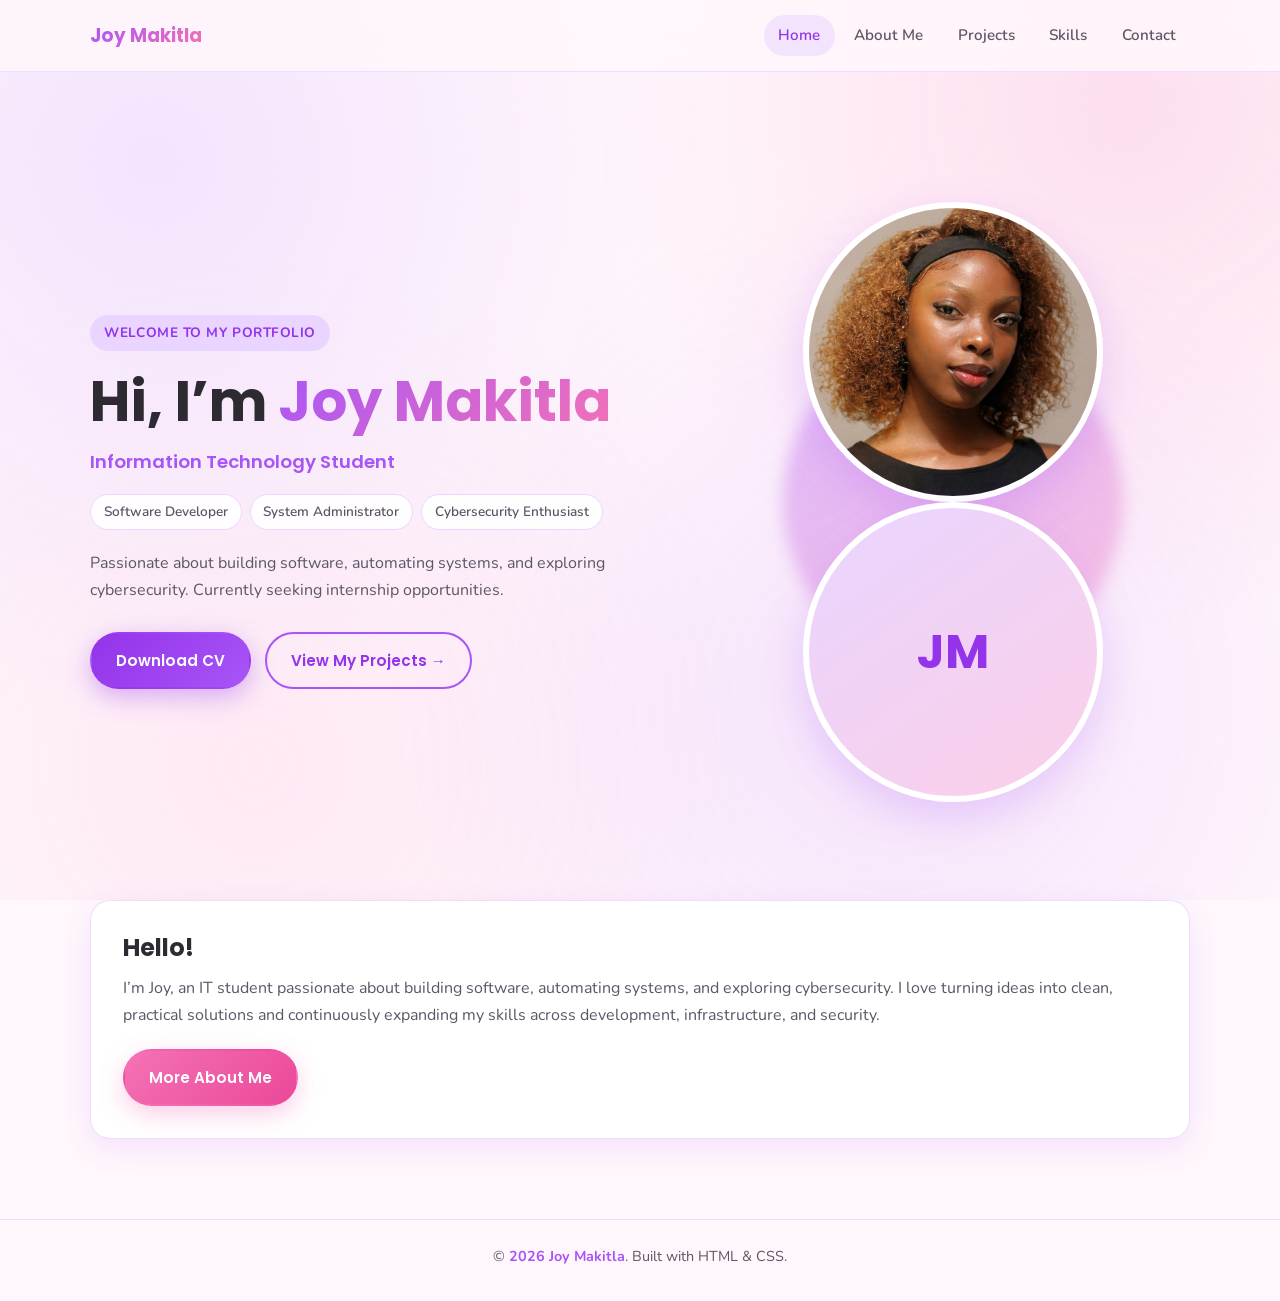
<file: index.html>
<!DOCTYPE html>
<html lang="en">
<head>
  <meta charset="UTF-8" />
  <meta name="viewport" content="width=device-width, initial-scale=1.0" />
  <title>Joy Makitla | Portfolio</title>
  <meta name="description" content="Portfolio of Joy Makitla — IT student, software developer, system administrator, and cybersecurity enthusiast." />
  <link rel="stylesheet" href="css/style.css" />
</head>
<body>
  <header class="navbar">
    <div class="container nav-inner">
      <a class="logo" href="index.html">Joy Makitla</a>
      <button class="nav-toggle" aria-label="Toggle menu" aria-expanded="false">
        <span></span><span></span><span></span>
      </button>
      <nav class="nav-links" id="navLinks">
        <a class="active" href="index.html">Home</a>
        <a href="about.html">About Me</a>
        <a href="projects.html">Projects</a>
        <a href="skills.html">Skills</a>
        <a href="contact.html">Contact</a>
      </nav>
    </div>
  </header>

  <main class="page">
    <section class="container hero">
      <div>
        <p class="hero-badge">Welcome to my portfolio</p>
        <h1>Hi, I’m <span>Joy Makitla</span></h1>
        <p class="hero-role">Information Technology Student</p>
        <div class="hero-tags">
          <span class="tag">Software Developer</span>
          <span class="tag">System Administrator</span>
          <span class="tag">Cybersecurity Enthusiast</span>
        </div>
        <p class="hero-text">
          Passionate about building software, automating systems, and exploring cybersecurity.
          Currently seeking internship opportunities.
        </p>
        <div class="btn-group">
          <a class="btn btn-primary" href="assets/Joy-Makitla-CV.pdf" download>Download CV</a>
          <a class="btn btn-outline" href="projects.html">View My Projects →</a>
        </div>
      </div>

      <div class="hero-visual">
        <div class="hero-ring" aria-hidden="true"></div>
        <img class="hero-photo" src="images/profile.jpeg" alt="Joy Makitla" />
        <div class="hero-photo-fallback" aria-label="Profile placeholder">JM</div>
      </div>
    </section>

    <section class="container">
      <div class="card intro-card">
        <h2>Hello!</h2>
        <p>
          I’m Joy, an IT student passionate about building software, automating systems,
          and exploring cybersecurity. I love turning ideas into clean, practical solutions
          and continuously expanding my skills across development, infrastructure, and security.
        </p>
        <a class="btn btn-pink" href="about.html">More About Me</a>
      </div>
    </section>
  </main>

  <footer class="footer">
    <div class="container">
      © <span id="year"></span> <span>Joy Makitla</span>. Built with HTML &amp; CSS.
    </div>
  </footer>

  <script>
    document.getElementById('year').textContent = new Date().getFullYear();
    const toggle = document.querySelector('.nav-toggle');
    const links = document.getElementById('navLinks');
    toggle.addEventListener('click', () => {
      const open = links.classList.toggle('open');
      toggle.setAttribute('aria-expanded', open);
    });
  </script>
</body>
</html>
</file>
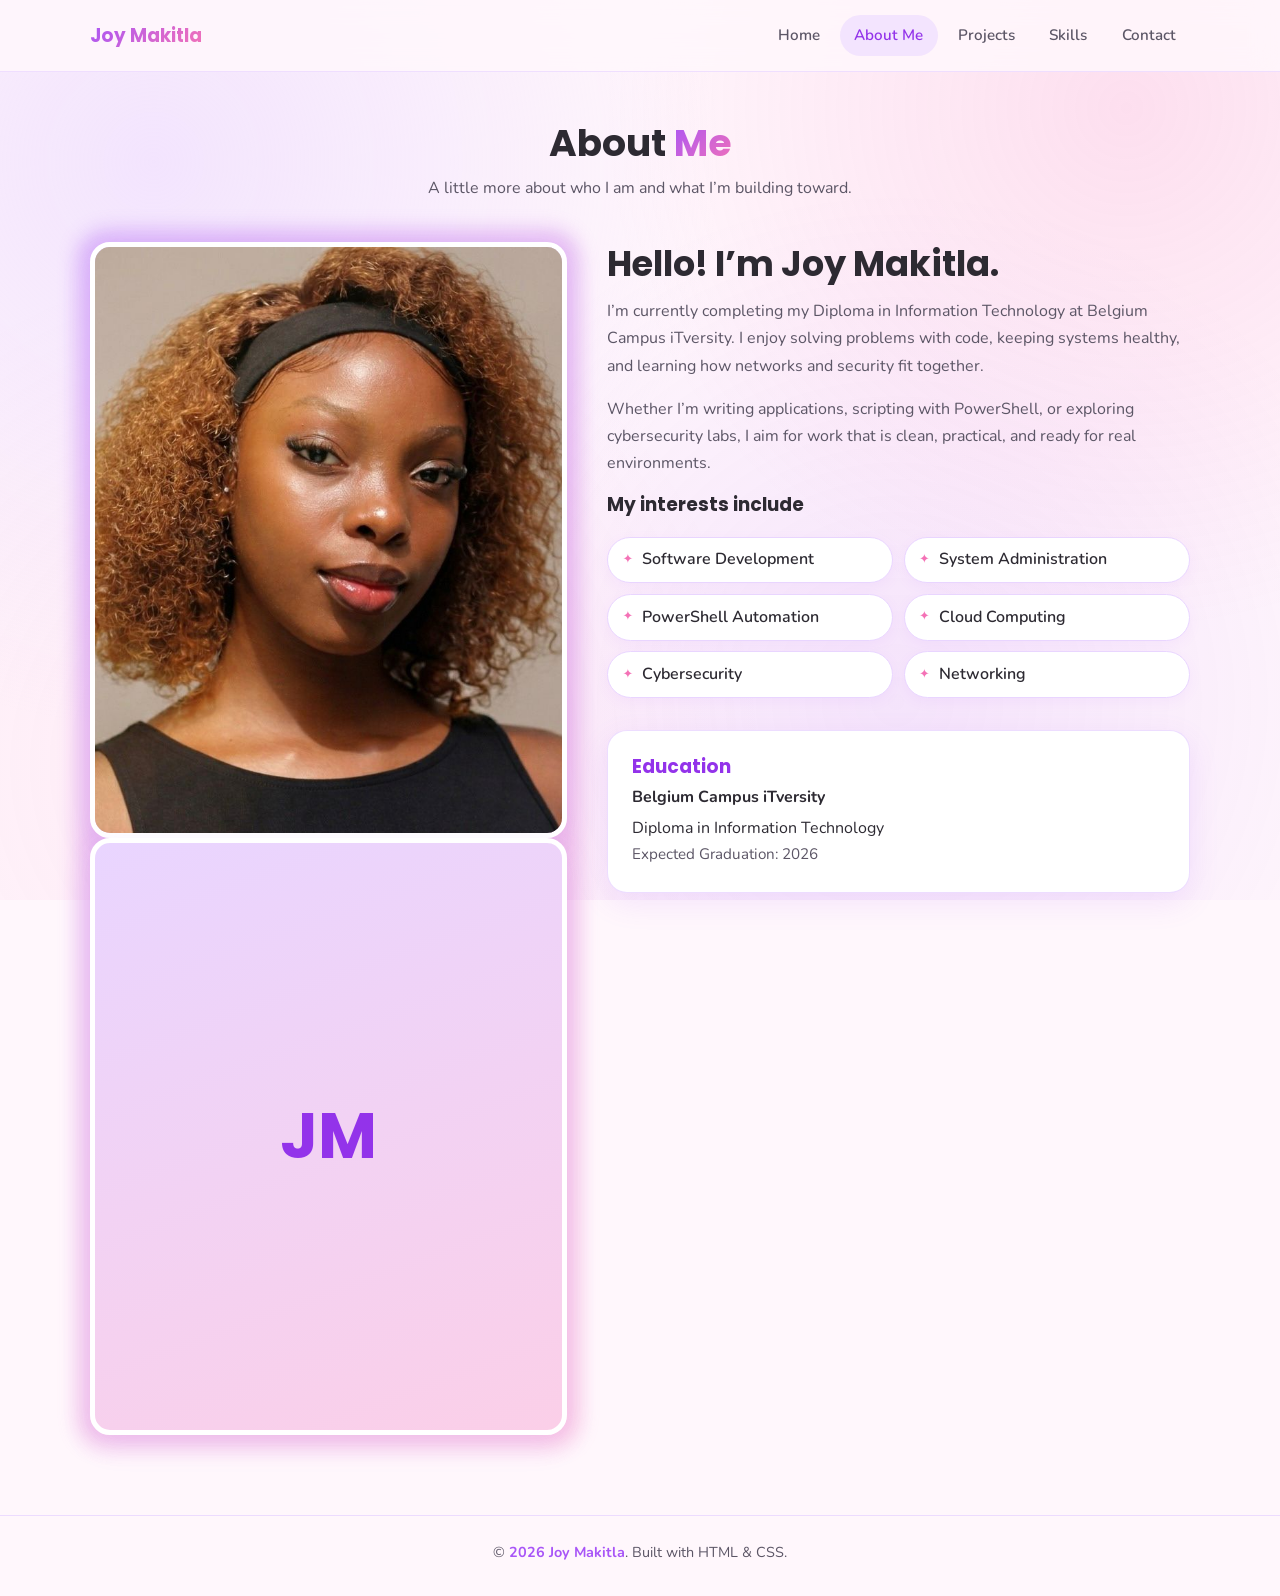
<file: about.html>
<!DOCTYPE html>
<html lang="en">
<head>
  <meta charset="UTF-8" />
  <meta name="viewport" content="width=device-width, initial-scale=1.0" />
  <title>About Me | Joy Makitla</title>
  <link rel="stylesheet" href="css/style.css" />
</head>
<body>
  <header class="navbar">
    <div class="container nav-inner">
      <a class="logo" href="index.html">Joy Makitla</a>
      <button class="nav-toggle" aria-label="Toggle menu" aria-expanded="false">
        <span></span><span></span><span></span>
      </button>
      <nav class="nav-links" id="navLinks">
        <a href="index.html">Home</a>
        <a class="active" href="about.html">About Me</a>
        <a href="projects.html">Projects</a>
        <a href="skills.html">Skills</a>
        <a href="contact.html">Contact</a>
      </nav>
    </div>
  </header>

  <main class="page">
    <div class="container">
      <h1 class="section-title">About <span>Me</span></h1>
      <p class="section-sub">A little more about who I am and what I’m building toward.</p>

      <div class="about-grid">
        <div class="about-photo-wrap">
          <img class="about-photo" src="images/profile.jpeg" alt="Joy Makitla" />
          <div class="about-photo-fallback" aria-label="Profile placeholder">JM</div>
        </div>

        <div class="about-content">
          <h2>Hello! I’m Joy Makitla.</h2>
          <p>
            I’m currently completing my Diploma in Information Technology at
            Belgium Campus iTversity. I enjoy solving problems with code, keeping
            systems healthy, and learning how networks and security fit together.
          </p>
          <p>
            Whether I’m writing applications, scripting with PowerShell, or exploring
            cybersecurity labs, I aim for work that is clean, practical, and ready for real environments.
          </p>

          <h3 style="margin-bottom: 0.75rem;">My interests include</h3>
          <ul class="interest-list">
            <li>Software Development</li>
            <li>System Administration</li>
            <li>PowerShell Automation</li>
            <li>Cloud Computing</li>
            <li>Cybersecurity</li>
            <li>Networking</li>
          </ul>

          <div class="card edu-card">
            <h3>Education</h3>
            <p class="school">Belgium Campus iTversity</p>
            <p>Diploma in Information Technology</p>
            <p class="meta">Expected Graduation: 2026</p>
          </div>
        </div>
      </div>
    </div>
  </main>

  <footer class="footer">
    <div class="container">
      © <span id="year"></span> <span>Joy Makitla</span>. Built with HTML &amp; CSS.
    </div>
  </footer>

  <script>
    document.getElementById('year').textContent = new Date().getFullYear();
    const toggle = document.querySelector('.nav-toggle');
    const links = document.getElementById('navLinks');
    toggle.addEventListener('click', () => {
      const open = links.classList.toggle('open');
      toggle.setAttribute('aria-expanded', open);
    });
  </script>
</body>
</html>
</file>
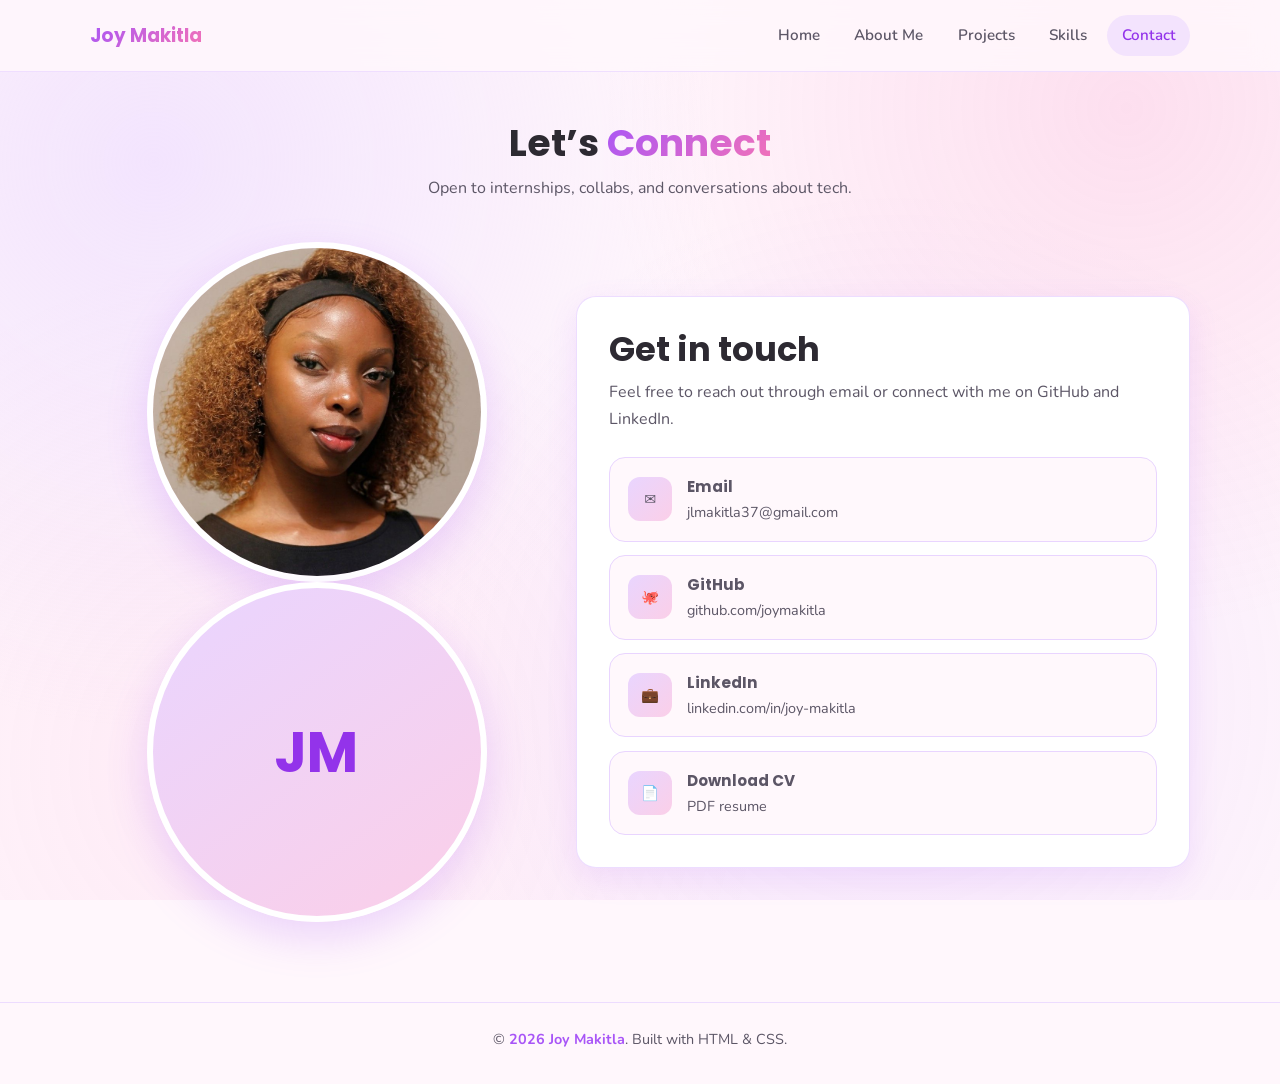
<file: contact.html>
<!DOCTYPE html>
<html lang="en">
<head>
  <meta charset="UTF-8" />
  <meta name="viewport" content="width=device-width, initial-scale=1.0" />
  <title>Contact | Joy Makitla</title>
  <link rel="stylesheet" href="css/style.css" />
</head>
<body>
  <header class="navbar">
    <div class="container nav-inner">
      <a class="logo" href="index.html">Joy Makitla</a>
      <button class="nav-toggle" aria-label="Toggle menu" aria-expanded="false">
        <span></span><span></span><span></span>
      </button>
      <nav class="nav-links" id="navLinks">
        <a href="index.html">Home</a>
        <a href="about.html">About Me</a>
        <a href="projects.html">Projects</a>
        <a href="skills.html">Skills</a>
        <a class="active" href="contact.html">Contact</a>
      </nav>
    </div>
  </header>

  <main class="page">
    <div class="container">
      <h1 class="section-title">Let’s <span>Connect</span></h1>
      <p class="section-sub">Open to internships, collabs, and conversations about tech.</p>

      <div class="contact-wrap">
        <div>
          <img class="contact-photo" src="images/profile.jpeg" alt="Joy Makitla" />
          <div class="contact-photo-fallback" aria-label="Profile placeholder">JM</div>
        </div>

        <div class="card contact-panel">
          <h2>Get in touch</h2>
          <p>Feel free to reach out through email or connect with me on GitHub and LinkedIn.</p>

          <div class="contact-links">
            <a class="contact-link" href="mailto:jlmakitla37@gmail.com">
              <span class="contact-icon">✉️</span>
              <span>
                <strong>Email</strong>
                <span>jlmakitla37@gmail.com</span>
              </span>
            </a>

            <a class="contact-link" href="https://github.com/joymakitla" target="_blank" rel="noopener">
              <span class="contact-icon">🐙</span>
              <span>
                <strong>GitHub</strong>
                <span>github.com/joymakitla</span>
              </span>
            </a>

            <a class="contact-link" href="https://www.linkedin.com/in/joy-makitla" target="_blank" rel="noopener">
              <span class="contact-icon">💼</span>
              <span>
                <strong>LinkedIn</strong>
                <span>linkedin.com/in/joy-makitla</span>
              </span>
            </a>

            <a class="contact-link" href="assets/Joy-Makitla-CV.pdf" download>
              <span class="contact-icon">📄</span>
              <span>
                <strong>Download CV</strong>
                <span>PDF resume</span>
              </span>
            </a>
          </div>
        </div>
      </div>
    </div>
  </main>

  <footer class="footer">
    <div class="container">
      © <span id="year"></span> <span>Joy Makitla</span>. Built with HTML &amp; CSS.
    </div>
  </footer>

  <script>
    document.getElementById('year').textContent = new Date().getFullYear();
    const toggle = document.querySelector('.nav-toggle');
    const links = document.getElementById('navLinks');
    toggle.addEventListener('click', () => {
      const open = links.classList.toggle('open');
      toggle.setAttribute('aria-expanded', open);
    });
  </script>
</body>
</html>
</file>
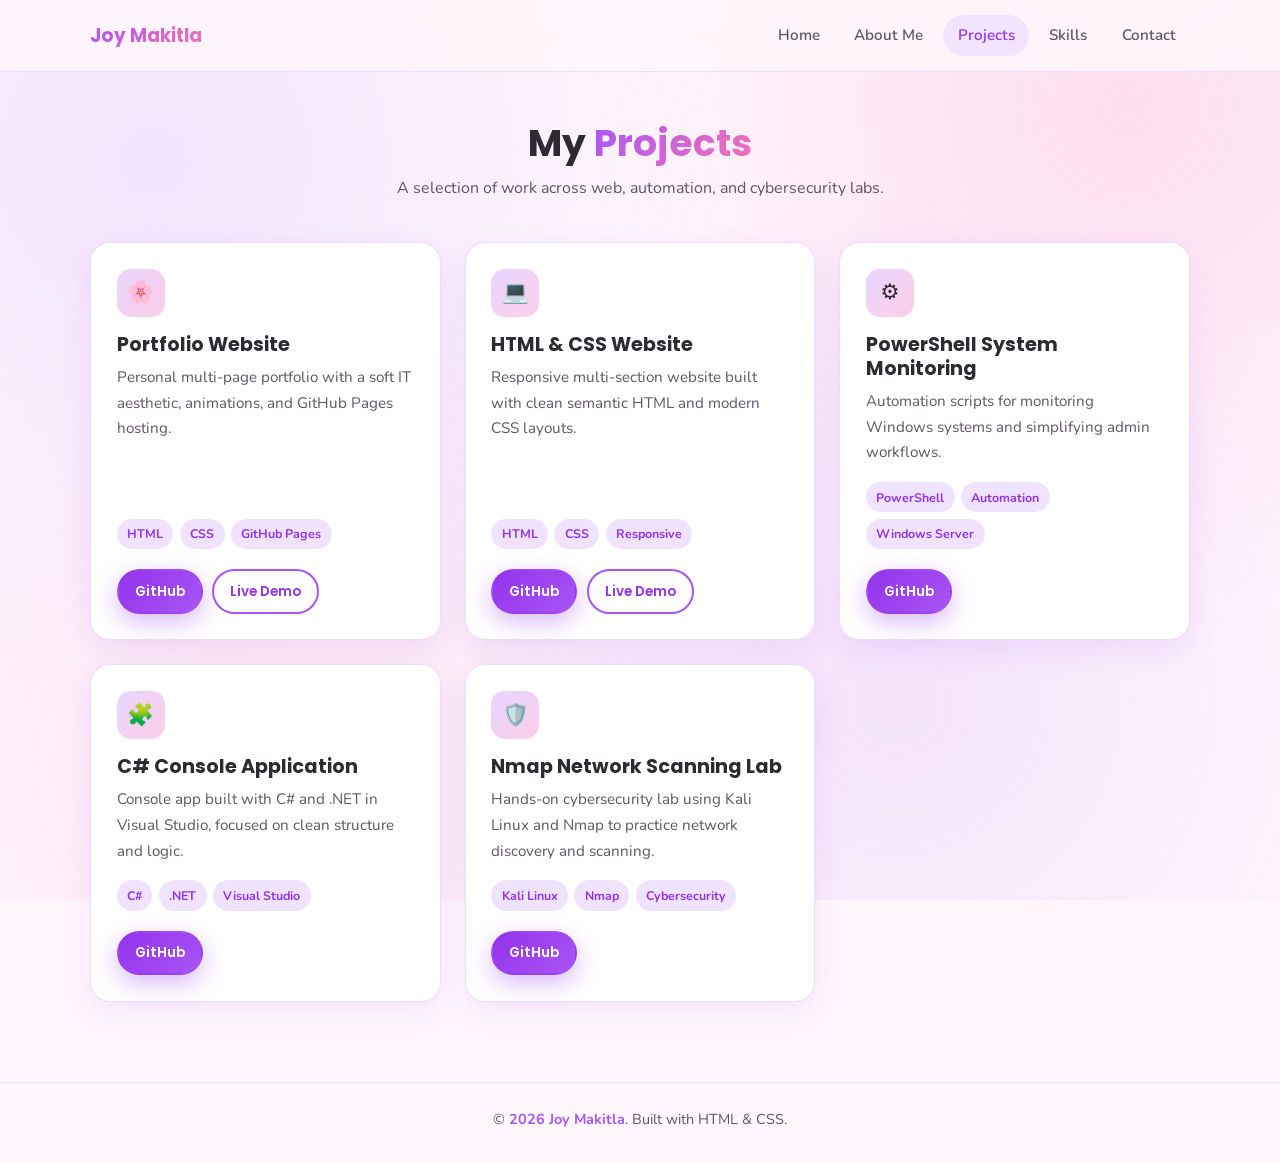
<file: projects.html>
<!DOCTYPE html>
<html lang="en">
<head>
  <meta charset="UTF-8" />
  <meta name="viewport" content="width=device-width, initial-scale=1.0" />
  <title>Projects | Joy Makitla</title>
  <link rel="stylesheet" href="css/style.css" />
</head>
<body>
  <header class="navbar">
    <div class="container nav-inner">
      <a class="logo" href="index.html">Joy Makitla</a>
      <button class="nav-toggle" aria-label="Toggle menu" aria-expanded="false">
        <span></span><span></span><span></span>
      </button>
      <nav class="nav-links" id="navLinks">
        <a href="index.html">Home</a>
        <a href="about.html">About Me</a>
        <a class="active" href="projects.html">Projects</a>
        <a href="skills.html">Skills</a>
        <a href="contact.html">Contact</a>
      </nav>
    </div>
  </header>

  <main class="page">
    <div class="container">
      <h1 class="section-title">My <span>Projects</span></h1>
      <p class="section-sub">A selection of work across web, automation, and cybersecurity labs.</p>

      <div class="projects-grid">
        <article class="card project-card">
          <div class="project-icon">🌸</div>
          <h3>Portfolio Website</h3>
          <p>Personal multi-page portfolio with a soft IT aesthetic, animations, and GitHub Pages hosting.</p>
          <div class="tech-row">
            <span class="tech">HTML</span>
            <span class="tech">CSS</span>
            <span class="tech">GitHub Pages</span>
          </div>
          <div class="project-actions">
            <a class="btn btn-primary" href="https://github.com/joymakitla/Joy-Portfolio" target="_blank" rel="noopener">GitHub</a>
            <a class="btn btn-outline" href="index.html">Live Demo</a>
          </div>
        </article>

        <article class="card project-card">
          <div class="project-icon">💻</div>
          <h3>HTML &amp; CSS Website</h3>
          <p>Responsive multi-section website built with clean semantic HTML and modern CSS layouts.</p>
          <div class="tech-row">
            <span class="tech">HTML</span>
            <span class="tech">CSS</span>
            <span class="tech">Responsive</span>
          </div>
          <div class="project-actions">
            <a class="btn btn-primary" href="https://github.com/joymakitla/Web-Development-Project" target="_blank" rel="noopener">GitHub</a>
            <a class="btn btn-outline" href="https://joymakitla.github.io/Web-Development-Project/" target="_blank" rel="noopener">Live Demo</a>
          </div>
        </article>

        <article class="card project-card">
          <div class="project-icon">⚙️</div>
          <h3>PowerShell System Monitoring</h3>
          <p>Automation scripts for monitoring Windows systems and simplifying admin workflows.</p>
          <div class="tech-row">
            <span class="tech">PowerShell</span>
            <span class="tech">Automation</span>
            <span class="tech">Windows Server</span>
          </div>
          <div class="project-actions">
            <a class="btn btn-primary" href="https://github.com/joymakitla/" target="_blank" rel="noopener">GitHub</a>
          </div>
        </article>

        <article class="card project-card">
          <div class="project-icon">🧩</div>
          <h3>C# Console Application</h3>
          <p>Console app built with C# and .NET in Visual Studio, focused on clean structure and logic.</p>
          <div class="tech-row">
            <span class="tech">C#</span>
            <span class="tech">.NET</span>
            <span class="tech">Visual Studio</span>
          </div>
          <div class="project-actions">
            <a class="btn btn-primary" href="https://github.com/joymakitla/csharp-console-app" target="_blank" rel="noopener">GitHub</a>
          </div>
        </article>

        <article class="card project-card">
          <div class="project-icon">🛡️</div>
          <h3>Nmap Network Scanning Lab</h3>
          <p>Hands-on cybersecurity lab using Kali Linux and Nmap to practice network discovery and scanning.</p>
          <div class="tech-row">
            <span class="tech">Kali Linux</span>
            <span class="tech">Nmap</span>
            <span class="tech">Cybersecurity</span>
          </div>
          <div class="project-actions">
            <a class="btn btn-primary" href="https://github.com/joymakitla/nmap-network-scanning-lab" target="_blank" rel="noopener">GitHub</a>
          </div>
        </article>
      </div>
    </div>
  </main>

  <footer class="footer">
    <div class="container">
      © <span id="year"></span> <span>Joy Makitla</span>. Built with HTML &amp; CSS.
    </div>
  </footer>

  <script>
    document.getElementById('year').textContent = new Date().getFullYear();
    const toggle = document.querySelector('.nav-toggle');
    const links = document.getElementById('navLinks');
    toggle.addEventListener('click', () => {
      const open = links.classList.toggle('open');
      toggle.setAttribute('aria-expanded', open);
    });
  </script>
</body>
</html>
</file>
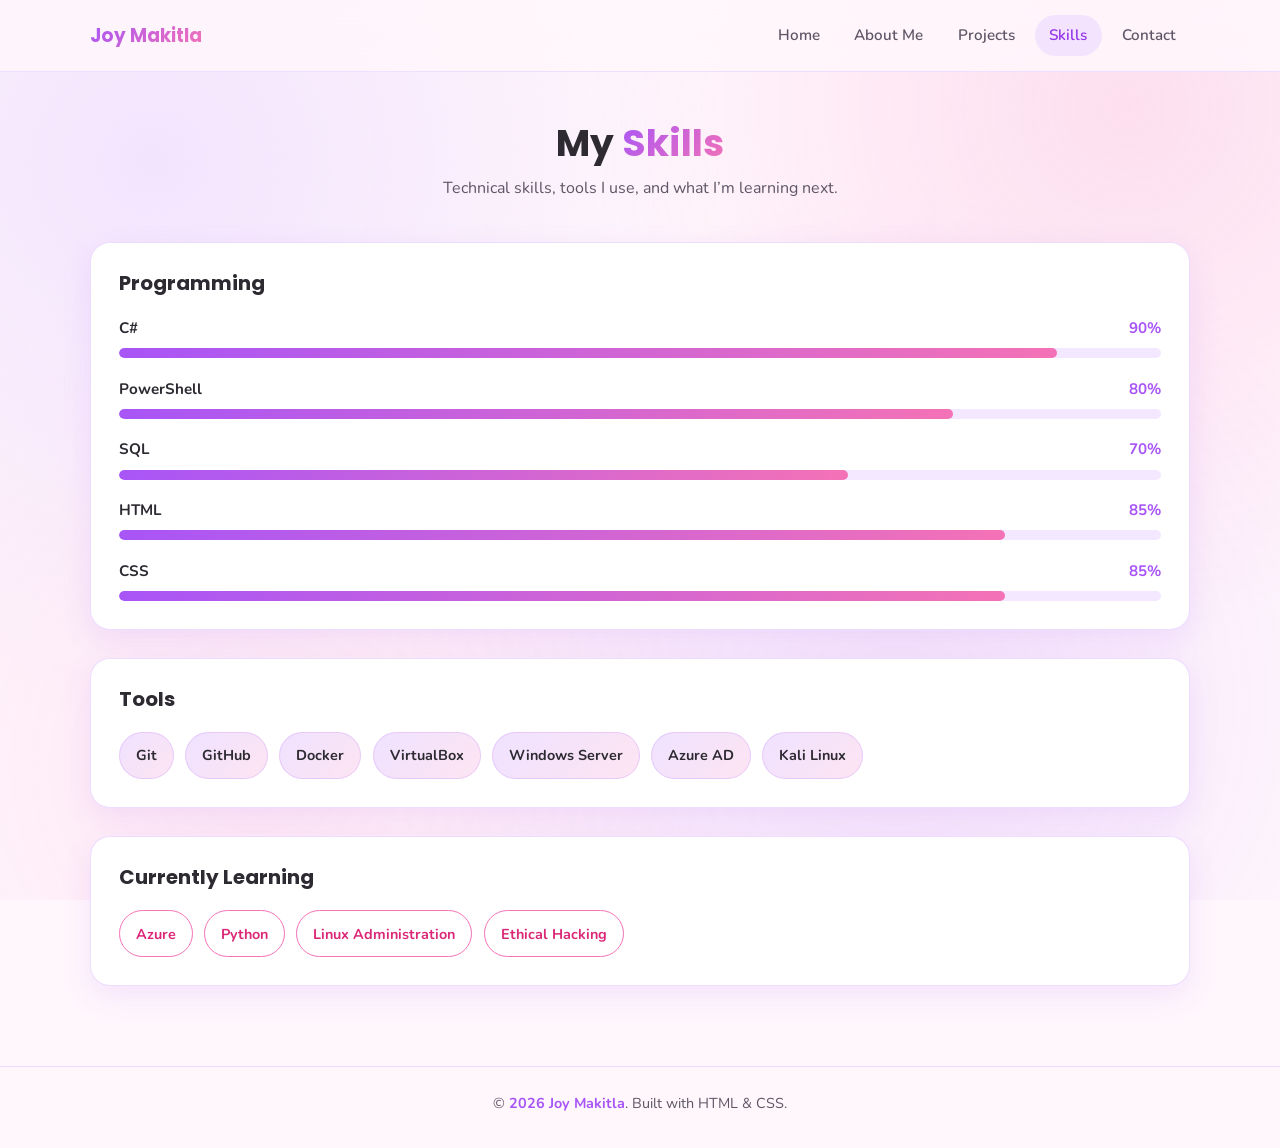
<file: skills.html>
<!DOCTYPE html>
<html lang="en">
<head>
  <meta charset="UTF-8" />
  <meta name="viewport" content="width=device-width, initial-scale=1.0" />
  <title>Skills | Joy Makitla</title>
  <link rel="stylesheet" href="css/style.css" />
</head>
<body>
  <header class="navbar">
    <div class="container nav-inner">
      <a class="logo" href="index.html">Joy Makitla</a>
      <button class="nav-toggle" aria-label="Toggle menu" aria-expanded="false">
        <span></span><span></span><span></span>
      </button>
      <nav class="nav-links" id="navLinks">
        <a href="index.html">Home</a>
        <a href="about.html">About Me</a>
        <a href="projects.html">Projects</a>
        <a class="active" href="skills.html">Skills</a>
        <a href="contact.html">Contact</a>
      </nav>
    </div>
  </header>

  <main class="page">
    <div class="container">
      <h1 class="section-title">My <span>Skills</span></h1>
      <p class="section-sub">Technical skills, tools I use, and what I’m learning next.</p>

      <div class="skills-layout">
        <section class="card skills-panel">
          <h3>Programming</h3>

          <div class="skill-item">
            <div class="skill-top"><span>C#</span><span>90%</span></div>
            <div class="bar"><i style="--level: 90%"></i></div>
          </div>

          <div class="skill-item">
            <div class="skill-top"><span>PowerShell</span><span>80%</span></div>
            <div class="bar"><i style="--level: 80%"></i></div>
          </div>

          <div class="skill-item">
            <div class="skill-top"><span>SQL</span><span>70%</span></div>
            <div class="bar"><i style="--level: 70%"></i></div>
          </div>

          <div class="skill-item">
            <div class="skill-top"><span>HTML</span><span>85%</span></div>
            <div class="bar"><i style="--level: 85%"></i></div>
          </div>

          <div class="skill-item">
            <div class="skill-top"><span>CSS</span><span>85%</span></div>
            <div class="bar"><i style="--level: 85%"></i></div>
          </div>
        </section>

        <section class="card skills-panel">
          <h3>Tools</h3>
          <div class="tools-grid">
            <span class="chip">Git</span>
            <span class="chip">GitHub</span>
            <span class="chip">Docker</span>
            <span class="chip">VirtualBox</span>
            <span class="chip">Windows Server</span>
            <span class="chip">Azure AD</span>
            <span class="chip">Kali Linux</span>
          </div>
        </section>

        <section class="card skills-panel">
          <h3>Currently Learning</h3>
          <div class="learn-grid">
            <span class="chip learn">Azure</span>
            <span class="chip learn">Python</span>
            <span class="chip learn">Linux Administration</span>
            <span class="chip learn">Ethical Hacking</span>
          </div>
        </section>
      </div>
    </div>
  </main>

  <footer class="footer">
    <div class="container">
      © <span id="year"></span> <span>Joy Makitla</span>. Built with HTML &amp; CSS.
    </div>
  </footer>

  <script>
    document.getElementById('year').textContent = new Date().getFullYear();
    const toggle = document.querySelector('.nav-toggle');
    const links = document.getElementById('navLinks');
    toggle.addEventListener('click', () => {
      const open = links.classList.toggle('open');
      toggle.setAttribute('aria-expanded', open);
    });
  </script>
</body>
</html>
</file>
<file: css/style.css>
/* ============================================
             Joy Makitla Portfolio
   ============================================ */

@import url('https://fonts.googleapis.com/css2?family=Nunito:wght@400;500;600;700&family=Poppins:wght@500;600;700;800&display=swap');

:root {
  --bg: #FFF7FC;
  --main-purple: #A855F7;
  --light-purple: #E9D5FF;
  --pink: #F472B6;
  --white: #FFFFFF;
  --text: #2D2A32;
  --text-soft: #5C5666;
  --btn: #9333EA;
  --btn-hover: #7E22CE;
  --shadow: 0 10px 30px rgba(168, 85, 247, 0.12);
  --shadow-hover: 0 16px 40px rgba(168, 85, 247, 0.22);
  --radius: 1.25rem;
  --nav-h: 72px;
  --max: 1100px;
  --transition: 0.3s ease;
}

*,
*::before,
*::after {
  box-sizing: border-box;
  margin: 0;
  padding: 0;
}

html {
  scroll-behavior: smooth;
}

body {
  font-family: 'Nunito', system-ui, sans-serif;
  background: var(--bg);
  color: var(--text);
  line-height: 1.7;
  min-height: 100vh;
  overflow-x: hidden;
}

/* Soft sparkle / gradient atmosphere */
body::before {
  content: '';
  position: fixed;
  inset: 0;
  pointer-events: none;
  z-index: -1;
  background:
    radial-gradient(circle at 12% 18%, rgba(233, 213, 255, 0.55) 0%, transparent 42%),
    radial-gradient(circle at 88% 12%, rgba(244, 114, 182, 0.18) 0%, transparent 38%),
    radial-gradient(circle at 70% 78%, rgba(168, 85, 247, 0.12) 0%, transparent 45%),
    radial-gradient(circle at 20% 85%, rgba(244, 114, 182, 0.1) 0%, transparent 40%);
}

img {
  max-width: 100%;
  display: block;
}

a {
  color: inherit;
  text-decoration: none;
}

ul {
  list-style: none;
}

h1, h2, h3, h4 {
  font-family: 'Poppins', system-ui, sans-serif;
  line-height: 1.25;
  font-weight: 700;
}

.container {
  width: min(100% - 2rem, var(--max));
  margin-inline: auto;
}

/* ========== NAV ========== */
.navbar {
  position: sticky;
  top: 0;
  z-index: 1000;
  height: var(--nav-h);
  background: rgba(255, 247, 252, 0.85);
  backdrop-filter: blur(14px);
  border-bottom: 1px solid rgba(233, 213, 255, 0.7);
}

.nav-inner {
  height: 100%;
  display: flex;
  align-items: center;
  justify-content: space-between;
  gap: 1rem;
}

.logo {
  font-family: 'Poppins', sans-serif;
  font-weight: 700;
  font-size: 1.15rem;
  background: linear-gradient(135deg, var(--main-purple), var(--pink));
  -webkit-background-clip: text;
  background-clip: text;
  color: transparent;
}

.nav-links {
  display: flex;
  align-items: center;
  gap: 0.35rem;
}

.nav-links a {
  font-weight: 600;
  font-size: 0.95rem;
  padding: 0.5rem 0.9rem;
  border-radius: 999px;
  color: var(--text-soft);
  transition: color var(--transition), background var(--transition);
}

.nav-links a:hover,
.nav-links a.active {
  color: var(--btn);
  background: rgba(233, 213, 255, 0.55);
}

.nav-toggle {
  display: none;
  border: none;
  background: transparent;
  cursor: pointer;
  width: 42px;
  height: 42px;
  border-radius: 12px;
  flex-direction: column;
  justify-content: center;
  align-items: center;
  gap: 5px;
}

.nav-toggle span {
  display: block;
  width: 22px;
  height: 2px;
  background: var(--btn);
  border-radius: 2px;
  transition: var(--transition);
}

/* ========== BUTTONS ========== */
.btn {
  display: inline-flex;
  align-items: center;
  justify-content: center;
  gap: 0.5rem;
  font-family: 'Poppins', sans-serif;
  font-weight: 600;
  font-size: 0.95rem;
  padding: 0.85rem 1.5rem;
  border-radius: 999px;
  border: 2px solid transparent;
  cursor: pointer;
  transition: transform var(--transition), box-shadow var(--transition), background var(--transition), color var(--transition), border-color var(--transition);
}

.btn-primary {
  background: linear-gradient(135deg, var(--btn), var(--main-purple));
  color: var(--white);
  box-shadow: 0 8px 24px rgba(147, 51, 234, 0.35);
}

.btn-primary:hover {
  background: linear-gradient(135deg, var(--btn-hover), #7C3AED);
  transform: translateY(-2px);
  box-shadow: 0 12px 28px rgba(147, 51, 234, 0.45);
}

.btn-outline {
  background: transparent;
  border-color: var(--main-purple);
  color: var(--btn);
}

.btn-outline:hover {
  background: var(--light-purple);
  transform: translateY(-2px);
}

.btn-pink {
  background: linear-gradient(135deg, var(--pink), #EC4899);
  color: var(--white);
  box-shadow: 0 8px 24px rgba(244, 114, 182, 0.35);
}

.btn-pink:hover {
  transform: translateY(-2px);
  box-shadow: 0 12px 28px rgba(244, 114, 182, 0.45);
}

.btn-group {
  display: flex;
  flex-wrap: wrap;
  gap: 0.85rem;
}

/* ========== SECTIONS ========== */
.page {
  padding: 3rem 0 5rem;
  animation: fadeIn 0.6s ease both;
}

.section-title {
  font-size: clamp(1.75rem, 4vw, 2.35rem);
  margin-bottom: 0.5rem;
  text-align: center;
}

.section-title span {
  background: linear-gradient(135deg, var(--main-purple), var(--pink));
  -webkit-background-clip: text;
  background-clip: text;
  color: transparent;
}

.section-sub {
  text-align: center;
  color: var(--text-soft);
  max-width: 540px;
  margin: 0 auto 2.5rem;
}

.card {
  background: var(--white);
  border-radius: var(--radius);
  box-shadow: var(--shadow);
  border: 1px solid rgba(233, 213, 255, 0.8);
  transition: transform var(--transition), box-shadow var(--transition);
}

.card:hover {
  transform: translateY(-6px);
  box-shadow: var(--shadow-hover);
}

/* ========== HOME ========== */
.hero {
  display: grid;
  grid-template-columns: 1.1fr 0.9fr;
  gap: 3rem;
  align-items: center;
  min-height: calc(100vh - var(--nav-h) - 4rem);
  padding-block: 2rem;
}

.hero-badge {
  display: inline-block;
  font-size: 0.85rem;
  font-weight: 700;
  letter-spacing: 0.04em;
  text-transform: uppercase;
  color: var(--btn);
  background: var(--light-purple);
  padding: 0.4rem 0.9rem;
  border-radius: 999px;
  margin-bottom: 1rem;
}

.hero h1 {
  font-size: clamp(2.4rem, 6vw, 3.5rem);
  margin-bottom: 0.6rem;
}

.hero h1 span {
  background: linear-gradient(135deg, var(--main-purple), var(--pink));
  -webkit-background-clip: text;
  background-clip: text;
  color: transparent;
}

.hero-role {
  font-family: 'Poppins', sans-serif;
  font-weight: 600;
  font-size: 1.15rem;
  color: var(--main-purple);
  margin-bottom: 1rem;
}

.hero-tags {
  display: flex;
  flex-wrap: wrap;
  gap: 0.5rem;
  margin-bottom: 1.25rem;
}

.tag {
  font-size: 0.85rem;
  font-weight: 600;
  color: var(--text-soft);
  background: rgba(255, 255, 255, 0.9);
  border: 1px solid var(--light-purple);
  padding: 0.35rem 0.8rem;
  border-radius: 999px;
}

.hero-text {
  color: var(--text-soft);
  margin-bottom: 1.75rem;
  max-width: 34rem;
}

.hero-visual {
  position: relative;
  display: grid;
  place-items: center;
}

.hero-ring {
  position: absolute;
  width: min(340px, 85%);
  aspect-ratio: 1;
  border-radius: 50%;
  background: linear-gradient(145deg, rgba(168, 85, 247, 0.35), rgba(244, 114, 182, 0.35));
  filter: blur(8px);
  animation: float 6s ease-in-out infinite;
}

.hero-photo {
  position: relative;
  width: min(300px, 78%);
  aspect-ratio: 1;
  border-radius: 50%;
  object-fit: cover;
  border: 6px solid var(--white);
  box-shadow: var(--shadow-hover);
  animation: fadeUp 0.9s ease both;
}

.hero-photo-fallback {
  position: relative;
  width: min(300px, 78%);
  aspect-ratio: 1;
  border-radius: 50%;
  border: 6px solid var(--white);
  box-shadow: var(--shadow-hover);
  background: linear-gradient(145deg, var(--light-purple), #FBCFE8);
  display: grid;
  place-items: center;
  font-family: 'Poppins', sans-serif;
  font-size: 3rem;
  font-weight: 700;
  color: var(--btn);
  animation: fadeUp 0.9s ease both;
}

.intro-card {
  margin-top: 1rem;
  padding: 2rem;
  animation: fadeUp 0.8s 0.15s ease both;
}

.intro-card h2 {
  font-size: 1.5rem;
  margin-bottom: 0.75rem;
}

.intro-card p {
  color: var(--text-soft);
  margin-bottom: 1.25rem;
}

/* ========== ABOUT ========== */
.about-grid {
  display: grid;
  grid-template-columns: 0.9fr 1.1fr;
  gap: 2.5rem;
  align-items: start;
}

.about-photo-wrap {
  position: relative;
  animation: fadeUp 0.7s ease both;
}

.about-photo-wrap::before {
  content: '';
  position: absolute;
  inset: -12px;
  border-radius: calc(var(--radius) + 8px);
  background: linear-gradient(135deg, var(--main-purple), var(--pink));
  opacity: 0.35;
  z-index: -1;
  filter: blur(10px);
}

.about-photo,
.about-photo-fallback {
  width: 100%;
  aspect-ratio: 4 / 5;
  object-fit: cover;
  border-radius: var(--radius);
  border: 5px solid var(--white);
  box-shadow: var(--shadow);
}

.about-photo-fallback {
  display: grid;
  place-items: center;
  background: linear-gradient(160deg, var(--light-purple), #FBCFE8);
  font-family: 'Poppins', sans-serif;
  font-size: 4rem;
  font-weight: 700;
  color: var(--btn);
}

.about-content {
  animation: fadeUp 0.8s 0.1s ease both;
}

.about-content h2 {
  font-size: clamp(1.8rem, 4vw, 2.2rem);
  margin-bottom: 0.75rem;
}

.about-content > p {
  color: var(--text-soft);
  margin-bottom: 1rem;
}

.interest-list {
  display: grid;
  grid-template-columns: 1fr 1fr;
  gap: 0.65rem;
  margin: 1.25rem 0 2rem;
}

.interest-list li {
  display: flex;
  align-items: center;
  gap: 0.55rem;
  font-weight: 600;
  background: var(--white);
  border: 1px solid var(--light-purple);
  border-radius: 999px;
  padding: 0.55rem 0.9rem;
  box-shadow: 0 4px 14px rgba(168, 85, 247, 0.06);
}

.interest-list li::before {
  content: '✦';
  color: var(--pink);
  font-size: 0.8rem;
}

.edu-card {
  padding: 1.5rem;
}

.edu-card h3 {
  color: var(--btn);
  margin-bottom: 0.35rem;
}

.edu-card .school {
  font-weight: 700;
  margin-bottom: 0.25rem;
}

.edu-card .meta {
  color: var(--text-soft);
  font-size: 0.95rem;
}

/* ========== PROJECTS ========== */
.projects-grid {
  display: grid;
  grid-template-columns: repeat(auto-fit, minmax(280px, 1fr));
  gap: 1.5rem;
}

.project-card {
  padding: 1.6rem;
  display: flex;
  flex-direction: column;
  animation: fadeUp 0.7s ease both;
}

.project-card:nth-child(2) { animation-delay: 0.08s; }
.project-card:nth-child(3) { animation-delay: 0.16s; }
.project-card:nth-child(4) { animation-delay: 0.24s; }
.project-card:nth-child(5) { animation-delay: 0.32s; }

.project-icon {
  width: 48px;
  height: 48px;
  border-radius: 14px;
  display: grid;
  place-items: center;
  font-size: 1.35rem;
  margin-bottom: 1rem;
  background: linear-gradient(135deg, var(--light-purple), #FBCFE8);
}

.project-card h3 {
  font-size: 1.2rem;
  margin-bottom: 0.5rem;
}

.project-card p {
  color: var(--text-soft);
  font-size: 0.95rem;
  margin-bottom: 1rem;
  flex-grow: 1;
}

.tech-row {
  display: flex;
  flex-wrap: wrap;
  gap: 0.4rem;
  margin-bottom: 1.25rem;
}

.tech {
  font-size: 0.78rem;
  font-weight: 700;
  color: var(--btn);
  background: rgba(233, 213, 255, 0.65);
  padding: 0.28rem 0.65rem;
  border-radius: 999px;
}

.project-actions {
  display: flex;
  flex-wrap: wrap;
  gap: 0.6rem;
}

.project-actions .btn {
  padding: 0.55rem 1rem;
  font-size: 0.85rem;
}

/* ========== SKILLS ========== */
.skills-layout {
  display: grid;
  gap: 1.75rem;
}

.skills-panel {
  padding: 1.75rem;
  animation: fadeUp 0.7s ease both;
}

.skills-panel h3 {
  margin-bottom: 1.25rem;
  font-size: 1.25rem;
}

.skill-item {
  margin-bottom: 1.15rem;
}

.skill-item:last-child {
  margin-bottom: 0;
}

.skill-top {
  display: flex;
  justify-content: space-between;
  font-weight: 700;
  font-size: 0.95rem;
  margin-bottom: 0.4rem;
}

.skill-top span:last-child {
  color: var(--main-purple);
}

.bar {
  height: 10px;
  background: #F3E8FF;
  border-radius: 999px;
  overflow: hidden;
}

.bar > i {
  display: block;
  height: 100%;
  border-radius: inherit;
  background: linear-gradient(90deg, var(--main-purple), var(--pink));
  width: 0;
  animation: fillBar 1.2s ease forwards;
}

.tools-grid,
.learn-grid {
  display: flex;
  flex-wrap: wrap;
  gap: 0.7rem;
}

.chip {
  font-weight: 700;
  font-size: 0.9rem;
  padding: 0.65rem 1rem;
  border-radius: 999px;
  background: linear-gradient(135deg, rgba(233, 213, 255, 0.7), rgba(251, 207, 232, 0.55));
  border: 1px solid rgba(168, 85, 247, 0.18);
  color: var(--text);
  transition: transform var(--transition), box-shadow var(--transition);
}

.chip:hover {
  transform: translateY(-3px);
  box-shadow: var(--shadow);
}

.chip.learn {
  background: var(--white);
  border-color: var(--pink);
  color: #DB2777;
}

/* ========== CONTACT ========== */
.contact-wrap {
  display: grid;
  grid-template-columns: 0.85fr 1.15fr;
  gap: 2rem;
  align-items: center;
}

.contact-photo,
.contact-photo-fallback {
  width: 100%;
  max-width: 340px;
  margin-inline: auto;
  aspect-ratio: 1;
  border-radius: 50%;
  object-fit: cover;
  border: 6px solid var(--white);
  box-shadow: var(--shadow-hover);
  animation: fadeUp 0.7s ease both;
}

.contact-photo-fallback {
  display: grid;
  place-items: center;
  background: linear-gradient(145deg, var(--light-purple), #FBCFE8);
  font-family: 'Poppins', sans-serif;
  font-size: 3.5rem;
  font-weight: 700;
  color: var(--btn);
}

.contact-panel {
  padding: 2rem;
  animation: fadeUp 0.8s 0.1s ease both;
}

.contact-panel h2 {
  font-size: clamp(1.7rem, 4vw, 2.1rem);
  margin-bottom: 0.5rem;
}

.contact-panel > p {
  color: var(--text-soft);
  margin-bottom: 1.5rem;
}

.contact-links {
  display: grid;
  gap: 0.85rem;
}

.contact-link {
  display: flex;
  align-items: center;
  gap: 0.9rem;
  padding: 1rem 1.15rem;
  border-radius: 1rem;
  background: rgba(255, 247, 252, 0.8);
  border: 1px solid var(--light-purple);
  transition: transform var(--transition), box-shadow var(--transition), background var(--transition);
}

.contact-link:hover {
  transform: translateY(-3px);
  box-shadow: var(--shadow);
  background: var(--white);
}

.contact-icon {
  width: 44px;
  height: 44px;
  border-radius: 12px;
  display: grid;
  place-items: center;
  font-size: 1.2rem;
  background: linear-gradient(135deg, var(--light-purple), #FBCFE8);
  flex-shrink: 0;
}

.contact-link strong {
  display: block;
  font-family: 'Poppins', sans-serif;
  font-size: 0.95rem;
}

.contact-link span {
  color: var(--text-soft);
  font-size: 0.9rem;
}

/* ========== FOOTER ========== */
.footer {
  border-top: 1px solid rgba(233, 213, 255, 0.8);
  padding: 1.5rem 0 2rem;
  text-align: center;
  color: var(--text-soft);
  font-size: 0.9rem;
}

.footer span {
  color: var(--main-purple);
  font-weight: 700;
}

/* ========== ANIMATIONS ========== */
@keyframes fadeIn {
  from { opacity: 0; }
  to { opacity: 1; }
}

@keyframes fadeUp {
  from {
    opacity: 0;
    transform: translateY(22px);
  }
  to {
    opacity: 1;
    transform: translateY(0);
  }
}

@keyframes float {
  0%, 100% { transform: translateY(0); }
  50% { transform: translateY(-12px); }
}

@keyframes fillBar {
  to { width: var(--level); }
}

/* ========== RESPONSIVE ========== */
@media (max-width: 900px) {
  .hero,
  .about-grid,
  .contact-wrap {
    grid-template-columns: 1fr;
  }

  .hero {
    text-align: center;
    min-height: auto;
  }

  .hero-text {
    margin-inline: auto;
  }

  .hero-tags,
  .btn-group {
    justify-content: center;
  }

  .hero-visual {
    order: -1;
  }

  .about-photo-wrap {
    max-width: 360px;
    margin-inline: auto;
  }

  .interest-list {
    grid-template-columns: 1fr;
  }
}

@media (max-width: 768px) {
  .nav-toggle {
    display: flex;
  }

  .nav-links {
    position: fixed;
    inset: var(--nav-h) 0 auto 0;
    background: rgba(255, 247, 252, 0.96);
    backdrop-filter: blur(14px);
    flex-direction: column;
    padding: 1rem;
    gap: 0.25rem;
    border-bottom: 1px solid var(--light-purple);
    transform: translateY(-120%);
    opacity: 0;
    pointer-events: none;
    transition: transform var(--transition), opacity var(--transition);
  }

  .nav-links.open {
    transform: translateY(0);
    opacity: 1;
    pointer-events: auto;
  }

  .nav-links a {
    width: 100%;
    text-align: center;
    padding: 0.85rem;
  }
}
</file>
